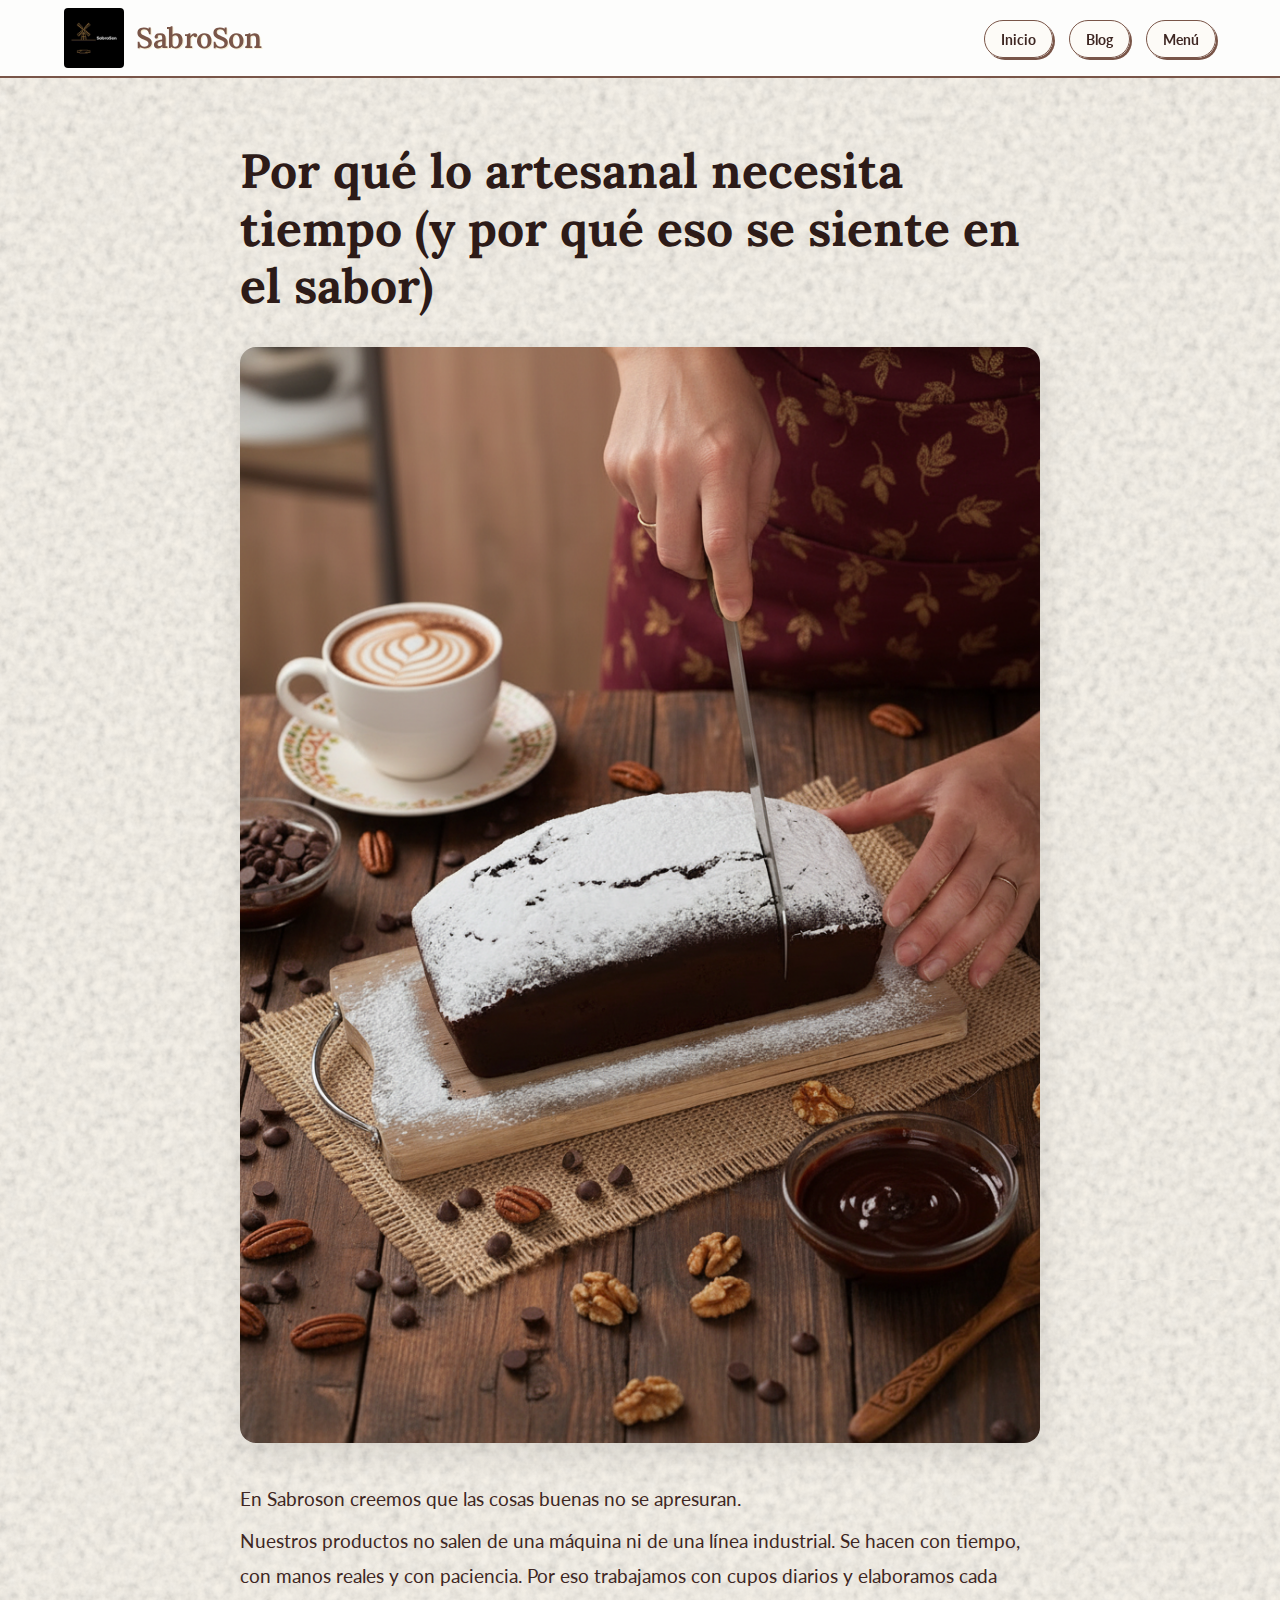
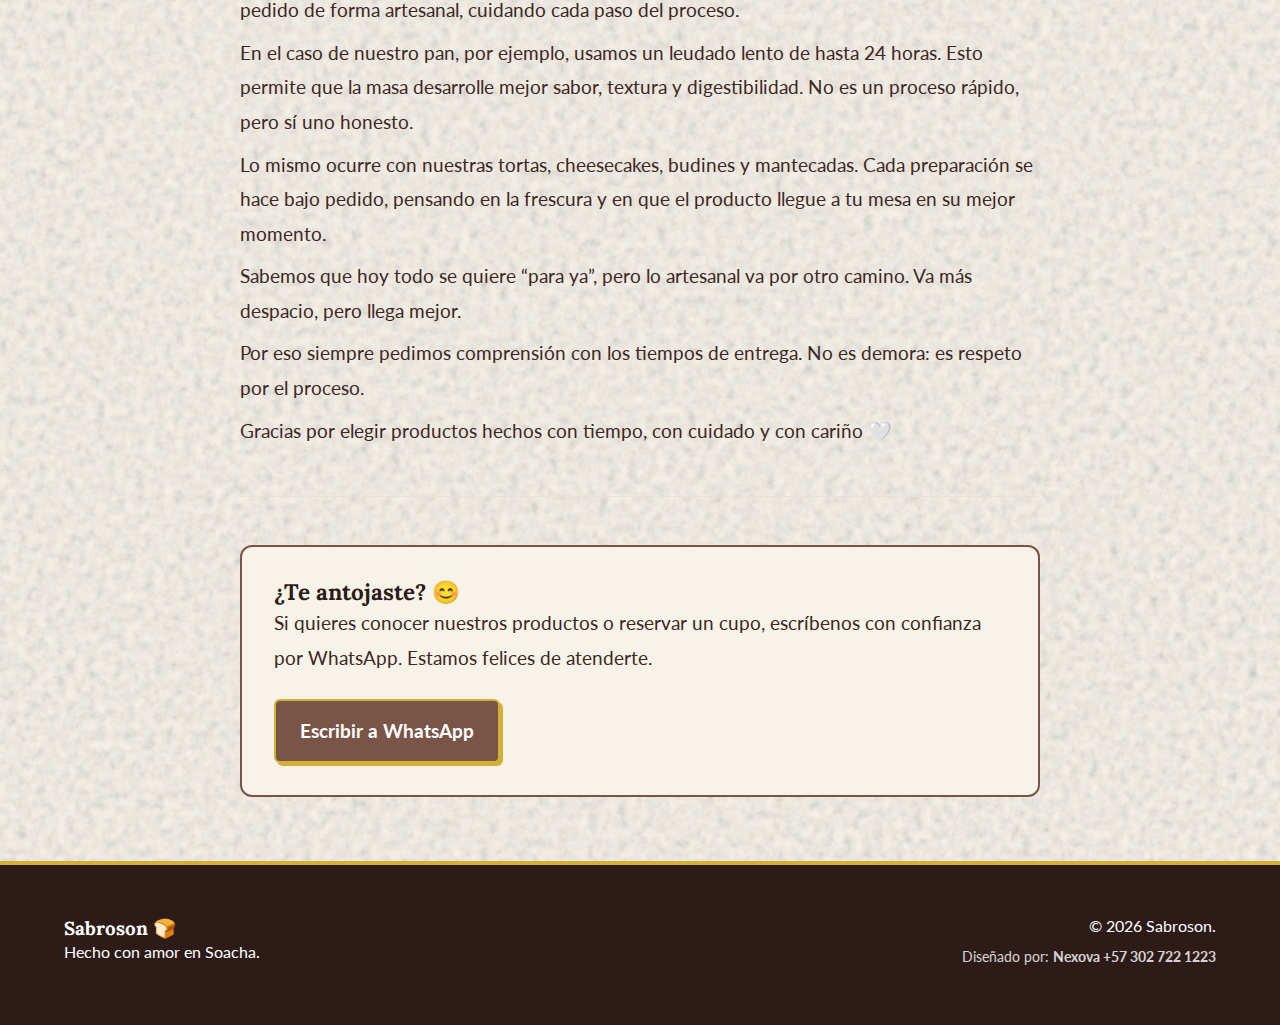
<file: frontend/blog-articulo-1.html>
<!DOCTYPE html>
<html lang="es">

<head>
    <meta charset="UTF-8">
    <meta name="viewport" content="width=device-width, initial-scale=1.0">
    <title>Por qué lo artesanal necesita tiempo | Blog Sabroson</title>
    <link rel="stylesheet" href="css/styles.css">
</head>

<body style="cursor: auto !important;"> <!-- Permitir cursor normal para lectura -->
    <header>
        <div class="container nav-container">
            <a href="index.html" class="logo-link">
                <img src="assets/images/logo-sabroson.jpg" alt="Sabroson Logo" class="main-logo">
                <span class="logo-text">SabroSon</span>
            </a>
            <nav>
                <ul class="nav-menu">
                    <li><a href="index.html" class="nav-link">Inicio</a></li>
                    <li><a href="blog.html" class="nav-link">Blog</a></li>
                    <li><a href="index.html#productos" class="nav-link">Menú</a></li>
                </ul>
            </nav>
        </div>
    </header>

    <main class="container" style="padding: 4rem 0; max-width: 800px;">
        <article>
            <h1 style="font-size: 3rem; margin-bottom: 2rem;">Por qué lo artesanal necesita tiempo (y por qué eso se
                siente en el sabor)</h1>

            <!-- Imagen Principal -->
            <img src="assets/images/cat_budin.png" alt="Artesanal"
                style="width: 100%; border-radius: 16px; margin-bottom: 2rem; box-shadow: 0 10px 30px rgba(0,0,0,0.1);">

            <div style="font-size: 1.2rem; line-height: 1.8; color: var(--color-text-main);">
                <p>En Sabroson creemos que las cosas buenas no se apresuran.</p>

                <p>Nuestros productos no salen de una máquina ni de una línea industrial. Se hacen con tiempo, con manos
                    reales y con paciencia. Por eso trabajamos con cupos diarios y elaboramos cada pedido de forma
                    artesanal, cuidando cada paso del proceso.</p>

                <p>En el caso de nuestro pan, por ejemplo, usamos un leudado lento de hasta 24 horas. Esto permite que
                    la masa desarrolle mejor sabor, textura y digestibilidad. No es un proceso rápido, pero sí uno
                    honesto.</p>

                <p>Lo mismo ocurre con nuestras tortas, cheesecakes, budines y mantecadas. Cada preparación se hace bajo
                    pedido, pensando en la frescura y en que el producto llegue a tu mesa en su mejor momento.</p>

                <p>Sabemos que hoy todo se quiere “para ya”, pero lo artesanal va por otro camino. Va más despacio, pero
                    llega mejor.</p>

                <p>Por eso siempre pedimos comprensión con los tiempos de entrega. No es demora: es respeto por el
                    proceso.</p>

                <p>Gracias por elegir productos hechos con tiempo, con cuidado y con cariño 🤍</p>

                <hr style="margin: 3rem 0; border: none; border-top: 1px solid #EAE0D5;">

                <div
                    style="background: var(--color-bg-base); padding: 2rem; border-radius: 12px; border: 2px solid var(--color-accent-wood);">
                    <h3>¿Te antojaste? 😊</h3>
                    <p>Si quieres conocer nuestros productos o reservar un cupo, escríbenos con confianza por WhatsApp.
                        Estamos felices de atenderte.</p>
                    <a href="https://wa.me/573133531388" class="btn" style="margin-top: 1rem;">Escribir a WhatsApp</a>
                </div>
            </div>
        </article>
    </main>

    <footer>
        <div class="container footer-content"
            style="display: flex; justify-content: space-between; align-items: center; flex-wrap: wrap; gap: 1rem;">
            <div>
                <h3 style="color: white;">Sabroson 🍞</h3>
                <p>Hecho con amor en Soacha.</p>
            </div>
            <div style="text-align: right;">
                <p>© 2026 Sabroson.</p>
                <p style="font-size: 0.85rem; opacity: 0.8;">Diseñado por: <strong>Nexova +57 302 722 1223</strong></p>
            </div>
        </div>
    </footer>
</body>

</html>
</file>
<file: frontend/css/styles.css>
/* Google Fonts Import */
@import url('https://fonts.googleapis.com/css2?family=Lato:wght@400;700&family=Lora:ital,wght@0,400;0,600;1,400&display=swap');

:root {
    /* Colors - Artesanal Palette */
    --color-bg-base: #F8F3E9;
    --color-card-bg: #FFFFFF;
    --color-text-main: #3E2723;
    --color-text-light: #FFF8E1;
    --color-accent-wood: #795548;
    --color-accent-gold: #D4AF37;
    --color-accent-copper: #A16853;
    --color-footer-bg: #2D1B18;
    --color-shadow: rgba(62, 39, 35, 0.12);
    --border-glow: rgba(212, 175, 55, 0.3);

    /* TEXTURA RUIDO VISIBLE */
    --texture-paper: url("data:image/svg+xml,%3Csvg viewBox='0 0 200 200' xmlns='http://www.w3.org/2000/svg'%3E%3Cfilter id='noiseFilter'%3E%3CfeTurbulence type='fractalNoise' baseFrequency='0.65' numOctaves='3' stitchTiles='stitch'/%3E%3CfeColorMatrix type='saturate' values='0'/%3E%3C/filter%3E%3Crect width='100%25' height='100%25' filter='url(%23noiseFilter)' opacity='0.45'/%3E%3C/svg%3E");

    /* Spacing */
    --spacing-xs: 0.5rem;
    --spacing-sm: 1rem;
    --spacing-md: 2rem;
    --spacing-lg: 3rem;
    --spacing-xl: 5rem;

    /* Typography */
    --font-heading: 'Lora', serif;
    --font-body: 'Lato', sans-serif;

    /* Animation */
    --transition-speed: 0.35s;
}

/* Reset & Base */
* {
    box-sizing: border-box;
    margin: 0;
    padding: 0;
}

ul,
li {
    list-style: none;
}

body {
    background-color: var(--color-bg-base);
    background-image: var(--texture-paper);
    color: var(--color-text-main);
    font-family: var(--font-body);
    line-height: 1.6;
    overflow-x: hidden;
    cursor: url("data:image/svg+xml;utf8,<svg xmlns='http://www.w3.org/2000/svg' width='32' height='32' style='font-size:24px'><text y='20'>🧁</text></svg>"), auto !important;
}

/* Cursor Cafe */
a,
button,
.whatsapp-btn,
.nav-link,
.drawer-close {
    cursor: url("data:image/svg+xml;utf8,<svg xmlns='http://www.w3.org/2000/svg' width='32' height='32' style='font-size:24px'><text y='20'>☕</text></svg>"), pointer !important;
}

h1,
h2,
h3,
h4,
h5,
h6 {
    font-family: var(--font-heading);
    color: #2D1B18;
    line-height: 1.2;
}

p {
    margin-bottom: 0.5rem;
}

a {
    text-decoration: none;
    color: inherit;
}

/* Layout */
.container {
    width: 90%;
    max-width: 1200px;
    margin: 0 auto;
}

.section {
    padding: var(--spacing-xl) 0;
}

.text-center {
    text-align: center;
}

.luminous-gradient {
    position: absolute;
    top: -50%;
    left: -20%;
    width: 140%;
    height: 140%;
    background: radial-gradient(circle, rgba(212, 175, 55, 0.1) 0%, rgba(248, 243, 233, 0) 70%);
    pointer-events: none;
    z-index: 1;
}

/* Header & Nav */
header {
    background: rgba(255, 255, 255, 0.9);
    backdrop-filter: blur(10px);
    position: sticky;
    top: 0;
    z-index: 1000;
    border-bottom: 2px solid var(--color-accent-wood);
    padding: 0.5rem 0;
}

.logo-link {
    display: flex;
    align-items: center;
    gap: 12px;
    text-decoration: none;
}

.main-logo {
    height: 60px;
    width: auto;
    display: block;
    border-radius: 4px;
}

.logo-text {
    font-family: var(--font-heading);
    /* Lora, elegante y artesanal */
    font-size: 1.8rem;
    font-weight: 600;
    color: var(--color-accent-wood);
    letter-spacing: -0.5px;
    text-shadow: 1px 1px 0px rgba(212, 175, 55, 0.2);
}

.nav-container {
    display: flex;
    justify-content: space-between;
    align-items: center;
}

.nav-menu {
    display: flex;
    gap: 1rem;
    align-items: center;
}

.nav-link {
    padding: 0.6rem 1rem;
    border-radius: 50px;
    font-weight: 700;
    font-size: 0.9rem;
    background: #FDFBF7;
    border: 1px solid var(--color-accent-wood);
    box-shadow: 2px 2px 0px var(--color-accent-wood);
}

.nav-link:hover {
    transform: translateY(-2px);
    box-shadow: 4px 4px 0px var(--color-accent-gold);
}

#cart-count {
    background: var(--color-accent-gold);
    padding: 2px 8px;
    border-radius: 20px;
    font-size: 0.75rem;
    margin-left: 5px;
}

/* Hero */
.hero {
    min-height: 80vh;
    display: flex;
    align-items: center;
    position: relative;
    overflow: hidden;
    background-image: var(--texture-paper);
}

.hero-container {
    display: flex;
    align-items: center;
    justify-content: space-between;
    width: 90%;
    max-width: 1200px;
    margin: 0 auto;
    gap: 4rem;
    z-index: 10;
}

.hero-image-wrapper {
    flex: 1;
    height: 500px;
    position: relative;
    display: flex;
    justify-content: center;
    align-items: center;
}

.carousel {
    width: 100%;
    height: 100%;
    position: relative;
}

.carousel-slide {
    position: absolute;
    width: 100%;
    height: 100%;
    object-fit: contain;
    opacity: 0;
    transition: opacity 1s ease-in-out;
    filter: drop-shadow(0 20px 40px rgba(0, 0, 0, 0.15));
}

.carousel-slide.active {
    opacity: 1;
}

.hero-content {
    flex: 1;
}

.hero-content h1 {
    font-size: 3.8rem;
    line-height: 1.1;
    margin-bottom: 1.5rem;
}

@media (max-width: 992px) {
    .hero-container {
        flex-direction: column-reverse;
        text-align: center;
        gap: 2rem;
    }

    .hero-content h1 {
        font-size: 2.8rem;
    }

    .hero-image-wrapper {
        height: 350px;
    }
}

/* Products Grid */
.products-grid {
    display: grid;
    grid-template-columns: repeat(3, 1fr);
    gap: 2.5rem;
    padding: 2rem 0;
}

@media (max-width: 992px) {
    .products-grid {
        grid-template-columns: repeat(2, 1fr);
    }
}

@media (max-width: 600px) {
    .products-grid {
        grid-template-columns: 1fr;
    }
}

/* Card Styles */
.card-3d {
    background: white;
    padding: 1.5rem;
    border-radius: 12px;
    border: 2px solid #EAE0D5;
    box-shadow: 0 10px 20px var(--color-shadow);
    transition: all 0.3s ease;
    transform-style: preserve-3d;
    position: relative;
    height: 100%;
    display: flex;
    flex-direction: column;
    overflow: hidden;
}

.card-3d:hover {
    border-color: var(--color-accent-gold);
    box-shadow: 0 0 15px rgba(212, 175, 55, 0.4);
}

.card-3d::before {
    content: '';
    position: absolute;
    top: 0;
    left: -100%;
    width: 100%;
    height: 100%;
    background: linear-gradient(120deg, transparent, rgba(255, 255, 255, 0.3), transparent);
    transition: all 0.6s;
    pointer-events: none;
}

.card-3d:hover::before {
    left: 100%;
}

.card-img {
    width: 100%;
    height: 220px;
    object-fit: cover;
    border-radius: 8px;
    margin-bottom: 1rem;
}

/* Button */
.btn {
    display: inline-block;
    padding: 0.8rem 1.5rem;
    background: var(--color-accent-wood);
    color: white;
    border-radius: 6px;
    border: 2px solid var(--color-accent-gold);
    font-weight: 700;
    box-shadow: 3px 3px 0 var(--color-accent-gold);
    transition: all 0.2s;
    text-align: center;
}

.btn:hover {
    transform: translate(-2px, -2px);
    box-shadow: 5px 5px 0 var(--color-accent-gold);
}

.btn-block {
    width: 100%;
}

/* Order Drawer (Side Panel) */
.order-drawer {
    position: fixed;
    top: 0;
    right: -100%;
    width: 100%;
    height: 100%;
    z-index: 2000;
    transition: right 0.4s cubic-bezier(0.16, 1, 0.3, 1);
}

.order-drawer.active {
    right: 0;
}

.drawer-overlay {
    position: absolute;
    top: 0;
    left: 0;
    width: 100%;
    height: 100%;
    background: rgba(45, 27, 24, 0.6);
    backdrop-filter: blur(4px);
}

.drawer-content {
    position: absolute;
    top: 0;
    right: 0;
    width: 450px;
    max-width: 90%;
    height: 100%;
    background: var(--color-bg-base);
    background-image: var(--texture-paper);
    box-shadow: -10px 0 30px rgba(0, 0, 0, 0.1);
    display: flex;
    flex-direction: column;
}

.drawer-header {
    padding: 1.5rem;
    border-bottom: 2px solid var(--color-accent-wood);
    display: flex;
    justify-content: space-between;
    align-items: center;
    background: white;
}

.drawer-close {
    background: none;
    border: none;
    font-size: 2rem;
    color: var(--color-accent-wood);
}

.drawer-body {
    flex: 1;
    overflow-y: auto;
    padding: 1.5rem;
}

.cart-item {
    background: white;
    padding: 1rem;
    border-radius: 10px;
    border: 1px solid #EAE0D5;
    margin-bottom: 1rem;
    display: flex;
    justify-content: space-between;
    align-items: center;
}

.item-info h4 {
    font-size: 1rem;
    color: var(--color-accent-wood);
}

.item-controls {
    display: flex;
    align-items: center;
    gap: 10px;
}

.qty-btn {
    background: #FDFBF7;
    border: 1px solid #ccc;
    width: 28px;
    height: 28px;
    border-radius: 50%;
    font-weight: 700;
}

.remove-btn {
    color: #8d0000;
    font-size: 0.75rem;
    text-decoration: underline;
    background: none;
    border: none;
    margin-top: 5px;
    cursor: pointer;
}

.drawer-discount {
    margin-top: 2rem;
}

.drawer-discount label {
    display: block;
    font-size: 0.9rem;
    font-weight: 700;
    margin-bottom: 0.5rem;
}

.form-input {
    width: 100%;
    padding: 0.7rem;
    border: 2px solid #EAE0D5;
    border-radius: 6px;
}

.drawer-community {
    margin-top: 1.5rem;
    background: #FFF8E1;
    padding: 1rem;
    border-radius: 10px;
    border: 1px dashed var(--color-accent-gold);
    font-size: 0.85rem;
}

.drawer-footer-note {
    margin: 1.5rem 0;
    font-size: 0.8rem;
    color: #795548;
    font-style: italic;
    text-align: center;
}

/* Blog Section - Horizontal Infinite Slider */
.blog-slider-container {
    overflow: hidden;
    padding: 4rem 0;
    background: rgba(255, 255, 255, 0.3);
    border-radius: 20px;
    margin-top: 2rem;
}

.slider-row {
    display: flex;
    gap: 2rem;
    padding: 1rem 0;
    width: max-content;
}

/* Fila 1: Derecha a Izquierda */
.slider-row-left {
    animation: scrollLeft 40s linear infinite;
}

/* Fila 2: Izquierda a Derecha */
.slider-row-right {
    animation: scrollRight 40s linear infinite;
}

.slider-row:hover {
    animation-play-state: paused;
}

@keyframes scrollLeft {
    0% {
        transform: translateX(0);
    }

    100% {
        transform: translateX(-50%);
    }
}

@keyframes scrollRight {
    0% {
        transform: translateX(-50%);
    }

    100% {
        transform: translateX(0);
    }
}

.blog-card-mini {
    width: 350px;
    background: white;
    border-radius: 12px;
    border: 2px solid #EAE0D5;
    overflow: hidden;
    transition: transform 0.3s ease;
    flex-shrink: 0;
}

.blog-card-mini:hover {
    transform: translateY(-5px) scale(1.02);
    border-color: var(--color-accent-gold);
    box-shadow: 0 10px 20px rgba(0, 0, 0, 0.1);
}

.blog-card-img {
    width: 100%;
    height: 180px;
    object-fit: cover;
}

.blog-card-content {
    padding: 1.5rem;
}

.blog-card-content h3 {
    font-size: 1.2rem;
    margin-bottom: 0.5rem;
    color: var(--color-accent-wood);
}

.blog-card-content p {
    font-size: 0.9rem;
    color: #666;
    margin-bottom: 1rem;
}

/* Cursor Trail Effect */
.mouse-trail {
    position: fixed;
    pointer-events: none;
    z-index: 10000;
    font-size: 1.2rem;
    animation: trailAnim 0.8s forwards linear;
}

/* Animations */
@keyframes trailAnim {
    0% {
        transform: translateY(0) scale(1) rotate(0);
        opacity: 1;
    }

    100% {
        transform: translateY(-50px) scale(0) rotate(360deg);
        opacity: 0;
    }
}

footer {
    background: var(--color-footer-bg);
    color: white;
    padding: 3rem 0;
    border-top: 4px solid var(--color-accent-gold);
}
</file>
